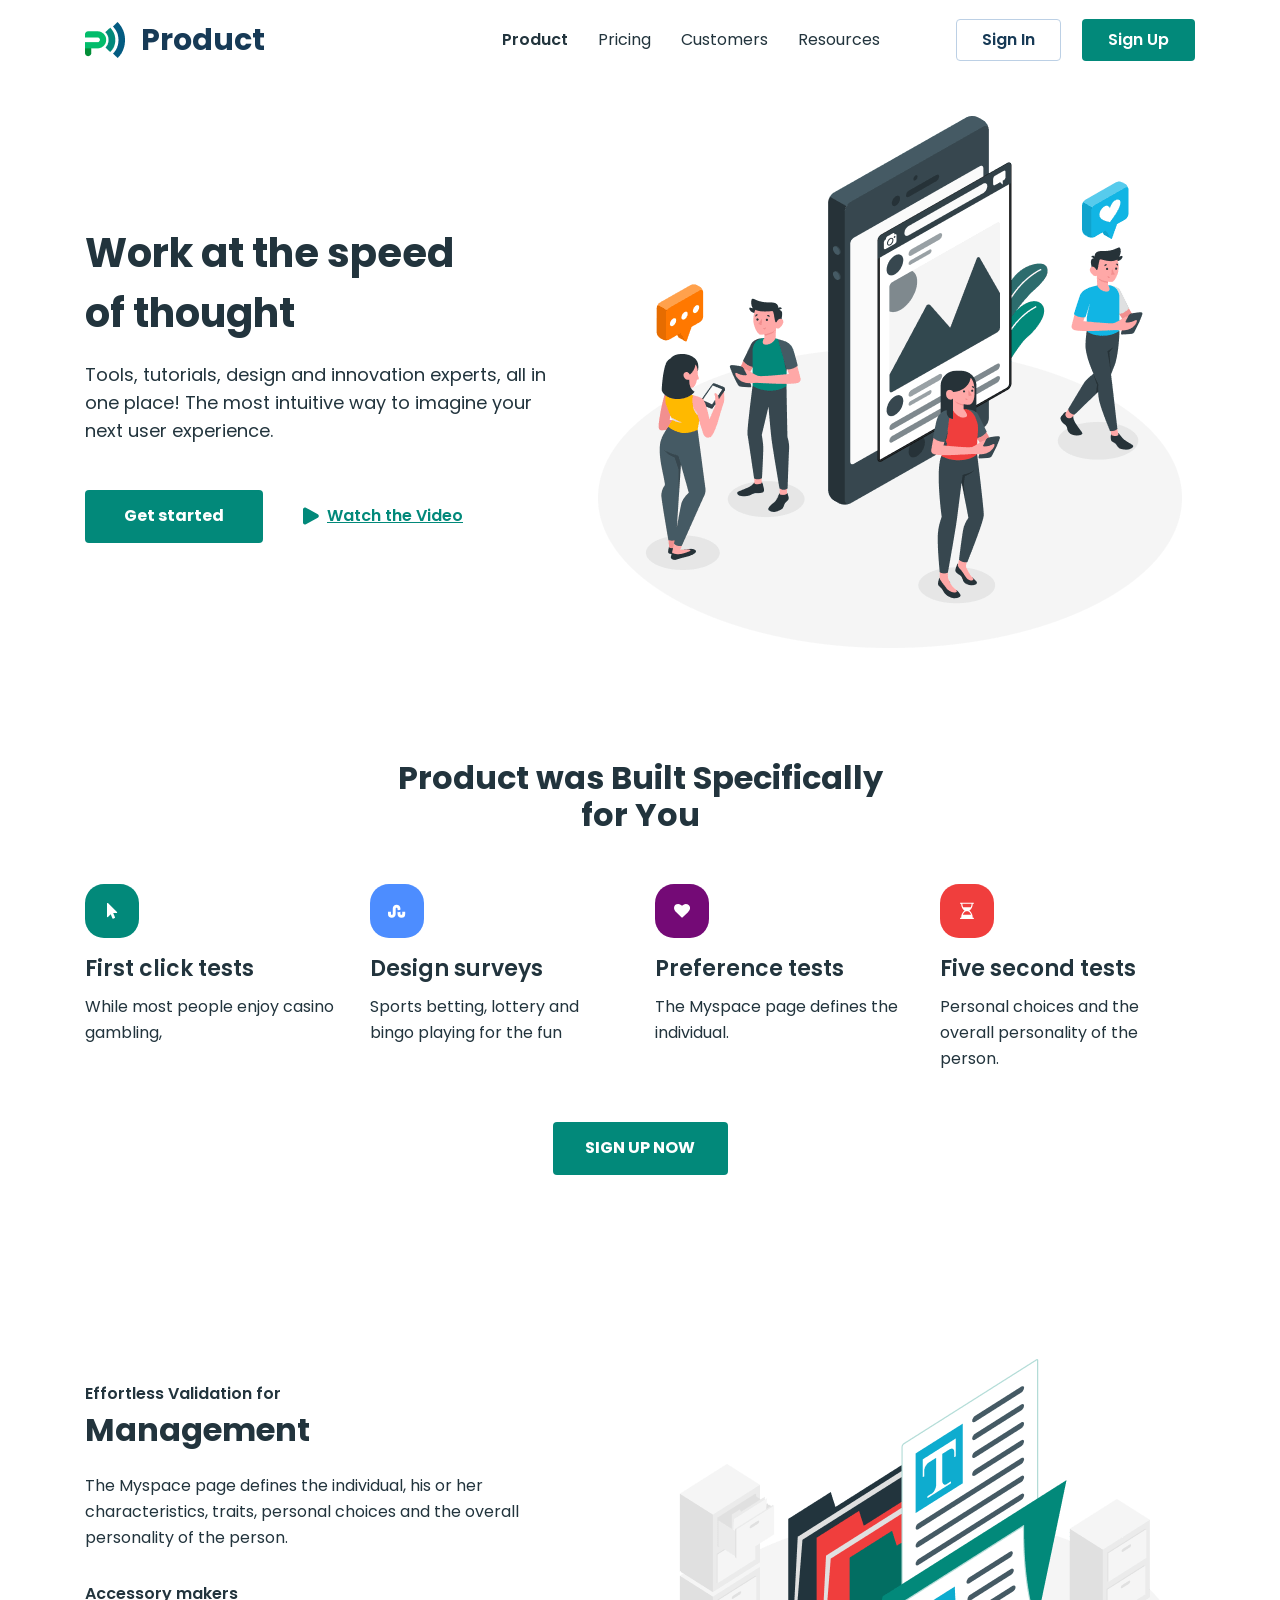
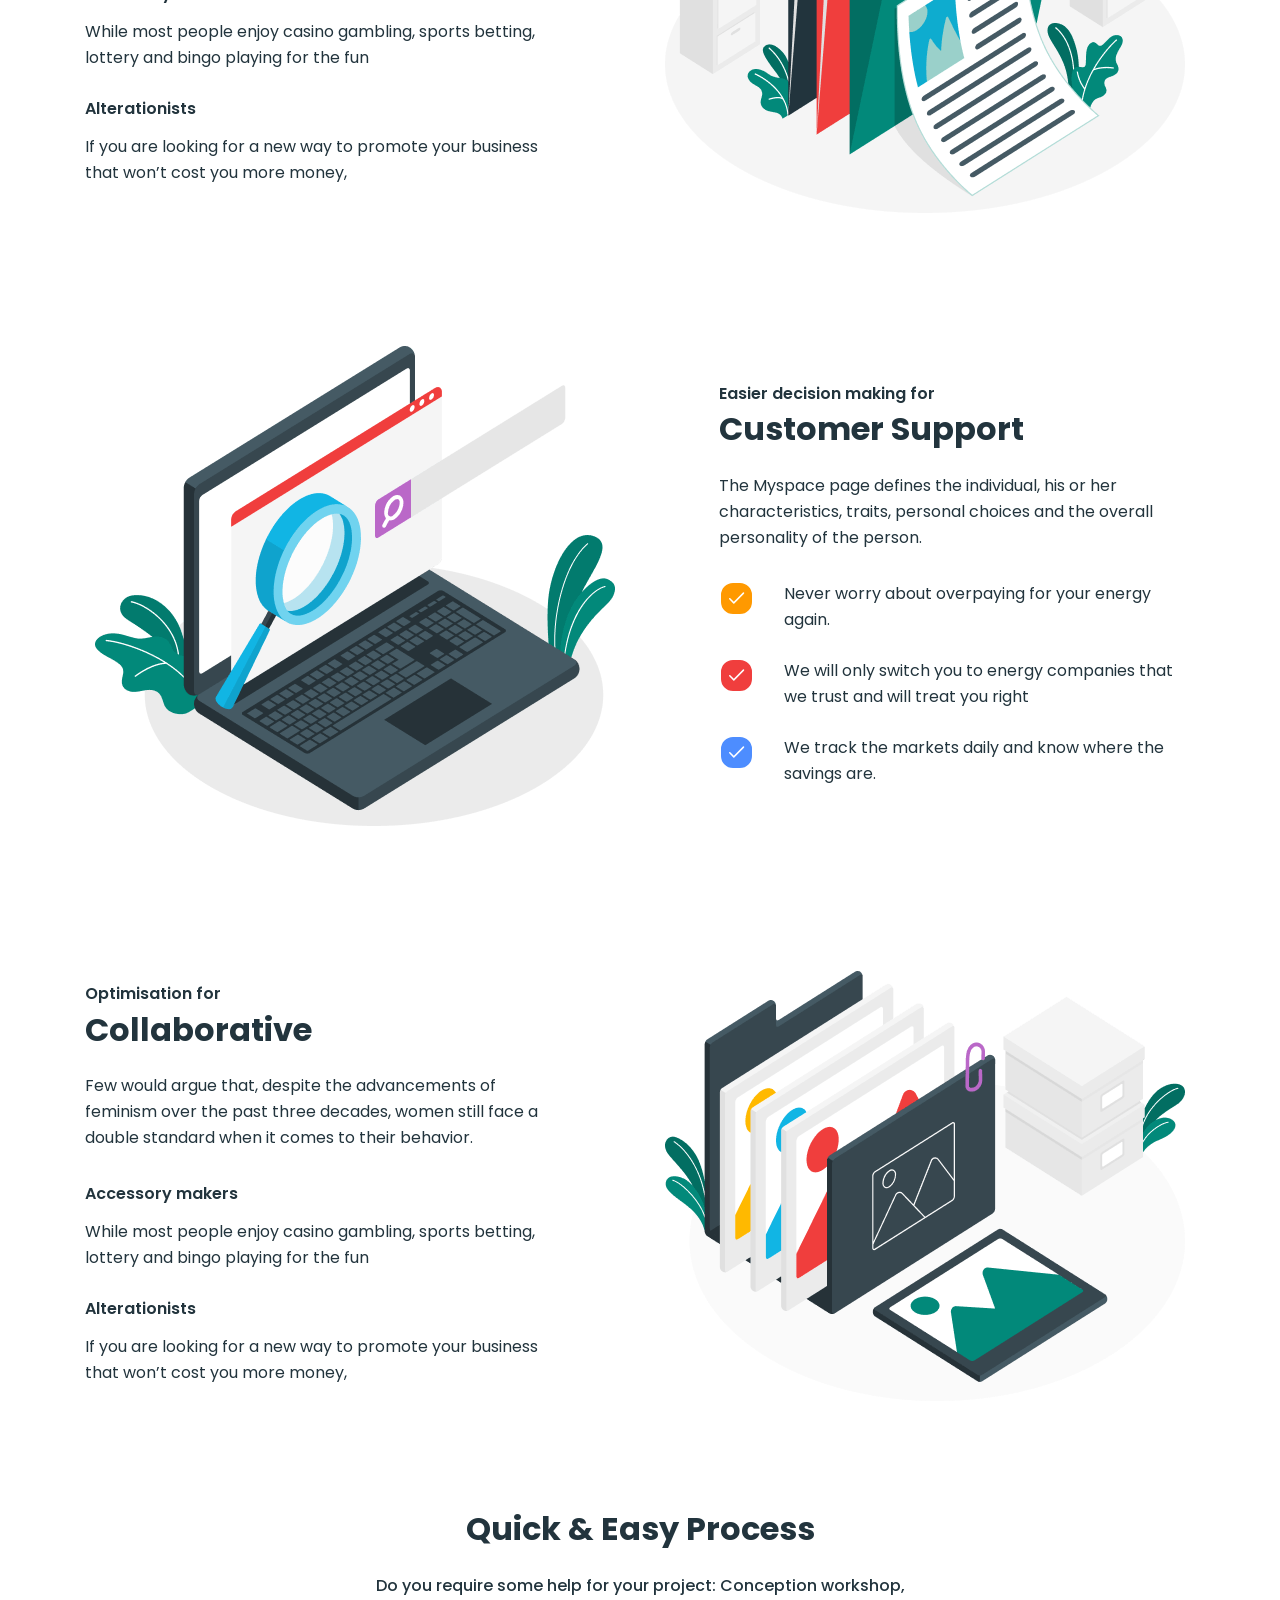
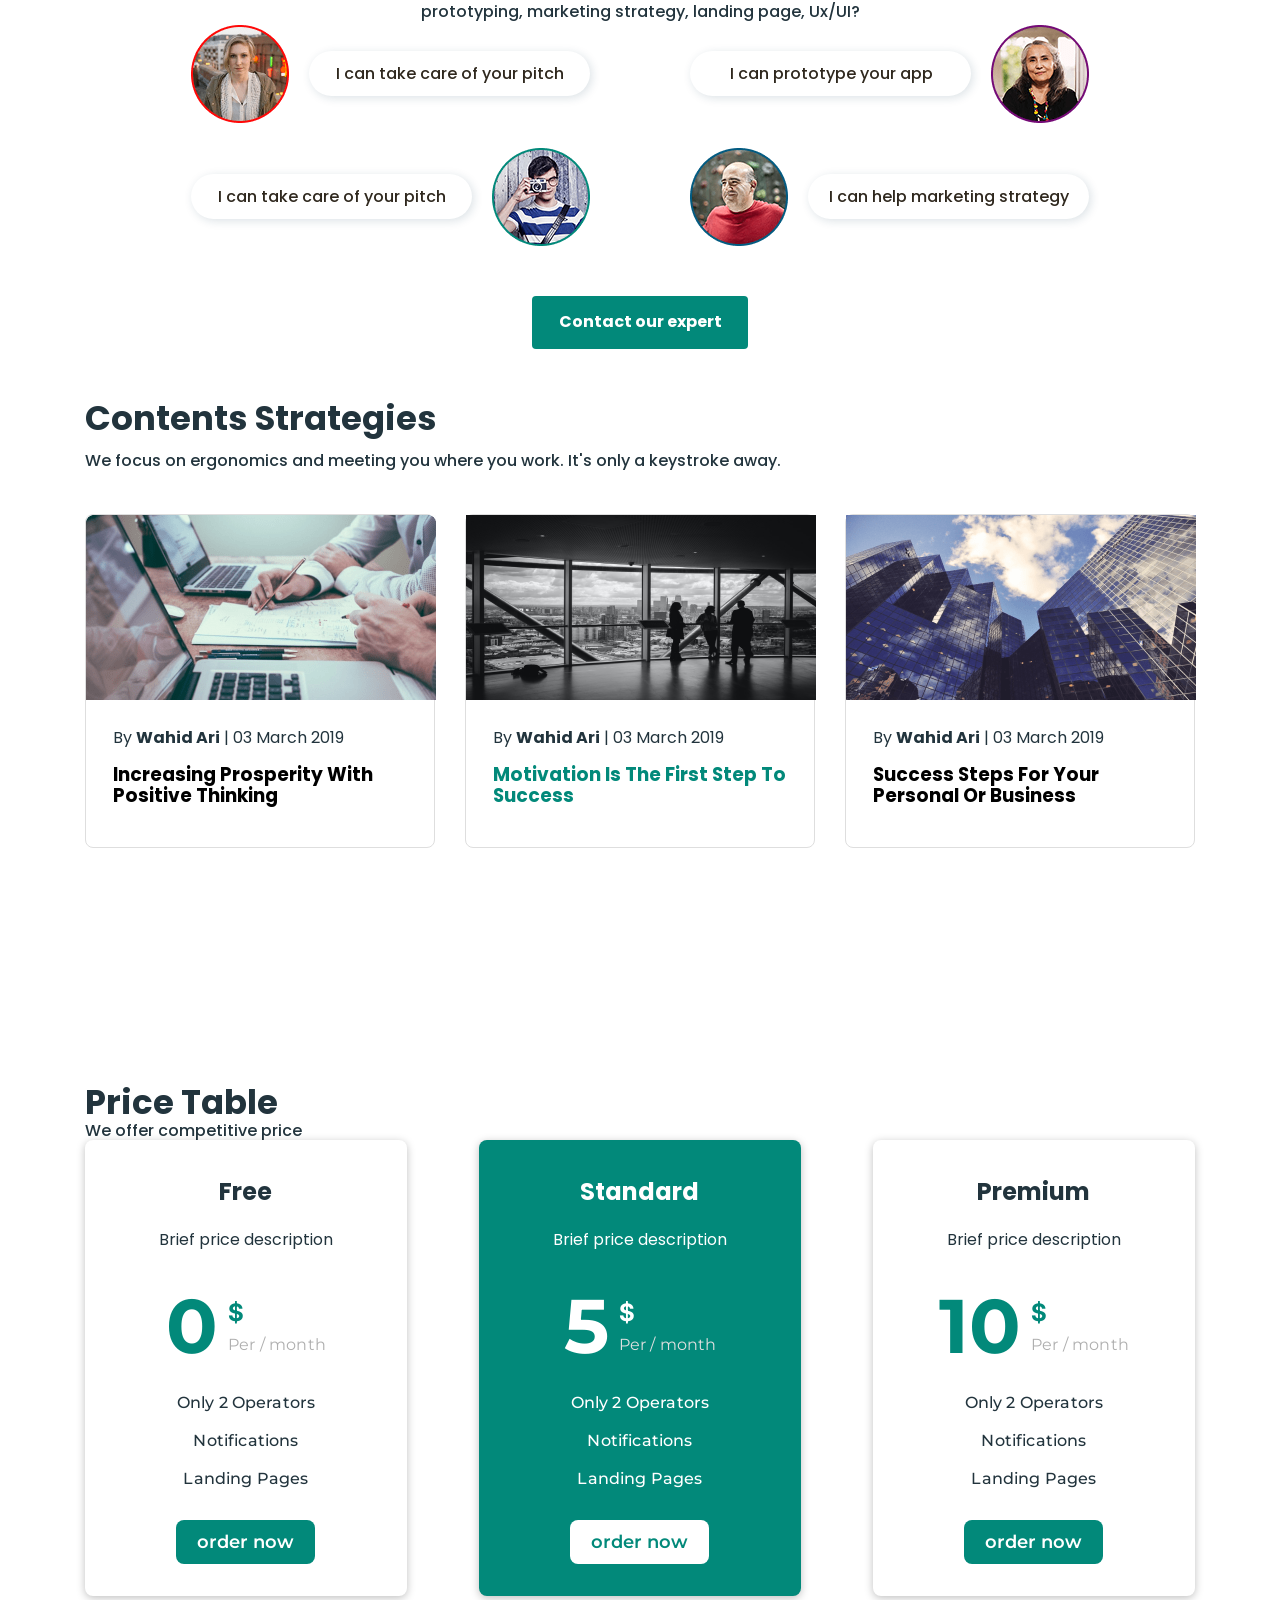
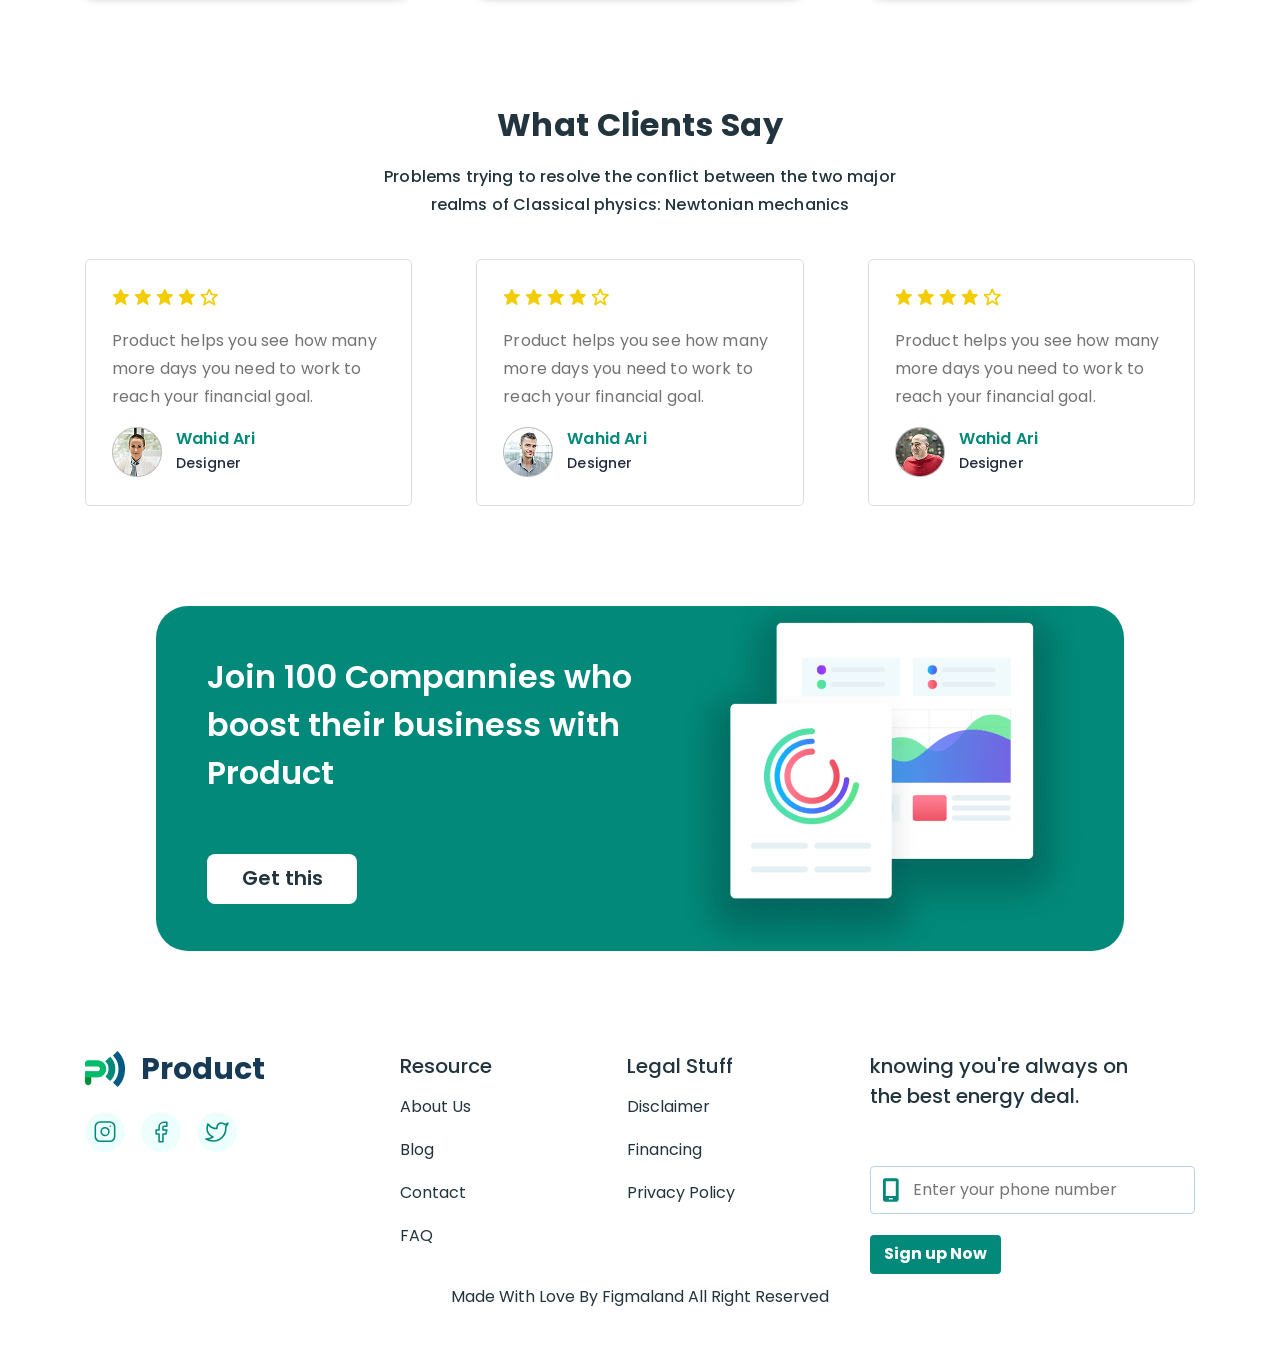
<file: index.html>
<!DOCTYPE html>
<html lang="en">

<head>
  <meta charset="UTF-8" />
  <meta name="viewport" content="width=device-width, initial-scale=1.0" />
  <title>Bissnes promotion</title>
  <!-- <link rel="preconnect" href="https://fonts.googleapis.com">
<link rel="preconnect" href="https://fonts.gstatic.com" crossorigin>
<link href="https://fonts.googleapis.com/css2?family=Inter:wght@100..900&family=Montserrat:wght@100..900&family=Poppins:wght@400;500;600;700;800;900&family=Roboto:wght@100..900&display=swap" rel="stylesheet"> -->
  <link rel="stylesheet" href="https://cdnjs.cloudflare.com/ajax/libs/modern-normalize/3.0.1/modern-normalize.min.css"
    integrity="sha512-q6WgHqiHlKyOqslT/lgBgodhd03Wp4BEqKeW6nNtlOY4quzyG3VoQKFrieaCeSnuVseNKRGpGeDU3qPmabCANg=="
    crossorigin="anonymous" referrerpolicy="no-referrer" />
  <link rel="preconnect" href="https://fonts.googleapis.com" />
  <link rel="preconnect" href="https://fonts.gstatic.com" crossorigin />
  <link
    href="https://fonts.googleapis.com/css2?family=Inter:opsz,wght@14..32,100..900&family=Montserrat:wght@100..900&family=Poppins:wght@400;500;600;700;800;900&family=Roboto:wght@100..900&display=swap"
    rel="stylesheet" />
  <link rel="stylesheet" href="./css/styles.css" />
</head>

<body>
  <!-- #region header -->
  <header class="main-header">
    <!-- (nav>(a>img)+ul>li*4>a)+ul>li*2>button -->
    <div class="container">
      <nav class="navigation">
        <a href="./index.html" class="nav-logo"><img src="./images/logo.png" alt="logo"
            class="nav-logo-img" />Product</a>
        <ul class="nav-list">
          <li class="nav-list-item">
            <a href="./index.html" class="nav-list-link current">Product</a>
          </li>
          <li class="nav-list-item">
            <a href="./pricing.html" class="nav-list-link">Pricing</a>
          </li>
          <li class="nav-list-item">
            <a href="./customers.html" class="nav-list-link">Customers</a>
          </li>
          <li class="nav-list-item">
            <a href="./resourses.html" class="nav-list-link">Resources</a>
          </li>
        </ul>
      </nav>
      <ul class="header-list-btn">
        <li class="header-item-btn">
          <button type="button" class="header-btn sign-in">Sign In</button>
        </li>
        <li class="header-item-btn">
          <button type="button" class="header-btn sign-up">Sign Up</button>
        </li>
      </ul>
    </div>
  </header>
  <!-- #endregion header-->
  <main>
    <!-- #region hero -->
    <section class="hero">
      <!-- h1+p+(ul>li*2>button)+img -->
      <div class="container">
        <div class="hero-wrap">
          <h1 class="hero-title">Work at the speed of thought</h1>
          <p class="hero-title-descr">
            Tools, tutorials, design and innovation experts, all in one place!
            The most intuitive way to imagine your next user experience.
          </p>
          <ul class="hero-list-btn">
            <li class="hero-list-item">
              <button type="button" class="hero-btn get-started">
                Get started
              </button>
            </li>
            <li class="hero-list-item">
              <button type="button" class="hero-btn watch-btn">
                <svg width="16" height="18" viewBox="0 0 16 18" class="hero-icon">
                  <use href="./images/icons.svg#icon-triangle" />
                </svg>
                Watch the Video
              </button>
            </li>
          </ul>
        </div>
        <img src="./images/hero.png" alt="peoples and gadges" width="610" />
      </div>
    </section>
    <!-- #endregion hero -->

    <!-- #region specially -->
    <section class="specifically">
      <!--  h2+(ul>li*4>h3+p)+button -->
      <div class="container">
        <h2 class="specifically-title">
          Product was Built Specifically for You
        </h2>
        <ul class="specifically-list">
          <li class="specifically-list-item">
            <div class="spec-wrap green">
              <svg width="11" height="18" viewBox="0 0 11 18" class="specifically-icon">
                <use href="./images/icons.svg#icon-cursor" />
              </svg>
            </div>
            <h3 class="specifically-item-title">First click tests</h3>
            <p class="specifically-item-descr">
              While most people enjoy casino gambling,
            </p>
          </li>
          <li class="specifically-list-item">
            <div class="spec-wrap blue">
              <svg width="18" height="18" viewBox="0 0 18 18" class="specifically-icon">
                <use href="./images/icons.svg#icon-wave" />
              </svg>
            </div>
            <h3 class="specifically-item-title">Design surveys</h3>
            <p class="specifically-item-descr">
              Sports betting, lottery and bingo playing for the fun
            </p>
          </li>
          <li class="specifically-list-item">
            <div class="spec-wrap fiolet">
              <svg width="16" height="18" viewBox="0 0 16 18" class="specifically-icon">
                <use href="./images/icons.svg#icon-heart" />
              </svg>
            </div>
            <h3 class="specifically-item-title">Preference tests</h3>
            <p class="specifically-item-descr">
              The Myspace page defines the individual.
            </p>
          </li>
          <li class="specifically-list-item">
            <div class="spec-wrap red">
              <svg width="14" height="18" viewBox="0 0 14 18" class="specifically-icon">
                <use href="./images/icons.svg#icon-clock" />
              </svg>
            </div>
            <h3 class="specifically-item-title">Five second tests</h3>
            <p class="specifically-item-descr">
              Personal choices and the overall personality of the person.
            </p>
          </li>
        </ul>
        <button type="button" class="specifically-btn">Sign up now</button>
      </div>
    </section>
    <!-- #endregion specially-->

    <!-- #region management -->
    <section class="management">
      <div class="container">
        <div class="managament-main-text">
          <p class="management-subtitle">Effortless Validation for</p>
          <h2 class="management-title">Management</h2>
          <p class="management-title-descr">
            The Myspace page defines the individual, his or her
            characteristics, traits, personal choices and the overall
            personality of the person.
          </p>
          <ul class="management-list">
            <li class="management-list-item">
              <h3 class="management-item-title">Accessory makers</h3>
              <p class="management-item-subtitle">
                While most people enjoy casino gambling, sports betting,
                lottery and bingo playing for the fun
              </p>
            </li>
            <li class="management-list-item">
              <h3 class="management-item-title">Alterationists</h3>
              <p class="management-item-subtitle">
                If you are looking for a new way to promote your business that
                won’t cost you more money,
              </p>
            </li>
          </ul>
        </div>
        <img src="./images/management.png" alt="management" />
      </div>
    </section>
    <!-- #endregion management-->

    <!-- #region Customer -->

    <section class="customer">
      <div class="container customer-wrap">
        <div class="customer-main-text">
          <p class="customer-subtitle">Easier decision making for</p>
          <h2 class="customer-title">Customer Support</h2>
          <p class="customer-title-descr">
            The Myspace page defines the individual, his or her
            characteristics, traits, personal choices and the overall
            personality of the person.
          </p>
          <ul class="customer-list">
            <li class="customer-list-item">
              <div class="customer-item-wrap orange-wrap">
                <svg width="16" height="12" class="customer-item-icon">
                  <use href="./images/icons.svg#icon-tick" />
                </svg>
              </div>
              <p class="customer-item-descr">
                Never worry about overpaying for your energy again.
              </p>
            </li>
            <li class="customer-list-item">
              <div class="customer-item-wrap red-wrap">
                <svg width="16" height="12" class="customer-item-icon">
                  <use href="./images/icons.svg#icon-tick" />
                </svg>
              </div>
              <p class="customer-item-descr">
                We will only switch you to energy companies that we trust and
                will treat you right
              </p>
            </li>
            <li class="customer-list-item">
              <div class="customer-item-wrap blue-wrap">
                <svg width="16" height="12" class="customer-item-icon">
                  <use href="./images/icons.svg#icon-tick" />
                </svg>
              </div>
              <p class="customer-item-descr">
                We track the markets daily and know where the savings are.
              </p>
            </li>
          </ul>
        </div>
        <img src="./images/support.png" alt="support" width="540" />
      </div>
    </section>
    <!-- #endregion Customer-->

    <!-- #region collaboration   -->
    <!-- #region Collaborative -->
    <section class="collaborative">
      <div class="container collaborative-wrap">
        <div class="collaborative-main-text">
          <p class="collaborative-subtitle">Optimisation for</p>
          <h2 class="collaborative-title">Collaborative</h2>
          <p class="collaborative-title-descr">
            Few would argue that, despite the advancements of feminism over
            the past three decades, women still face a double standard when it
            comes to their behavior.
          </p>
          <ul class="collaborative-list">
            <li class="collaborative-list-item">
              <h3 class="collaborative-item-title">Accessory makers</h3>
              <p class="collaborative-item-descr">
                While most people enjoy casino gambling, sports betting,
                lottery and bingo playing for the fun
              </p>
            </li>
            <li class="collaborative-list-item">
              <h3 class="collaborative-item-title">Alterationists</h3>
              <p class="collaborative-item-descr">
                If you are looking for a new way to promote your business that
                won’t cost you more money,
              </p>
            </li>
          </ul>
        </div>
        <img src="./images/collaboration.png" alt="Collaborative" />
      </div>
    </section>

    <!-- #endregion collaboration  -->
    <!-- #region process  -->
    <section class="process">
      <div class="container">
        <h2 class="process-title">Quick & Easy Process</h2>
        <p class="process-title-descr">
          Do you require some help for your project: Conception workshop,
          prototyping, marketing strategy, landing page, Ux/UI?
        </p>
        <ul class="process-list">
          <li class="process-list-item">
            <img src="./images/girl.png" alt="worker-one" width="98" />
            <p class="process-item-descr">I can take care of your pitch</p>
          </li>
          <li class="process-list-item">
            <img src="./images/woman.png" alt="worker-two" width="98" />
            <p class="process-item-descr">I can prototype your app</p>
          </li>
          <li class="process-list-item">
            <img src="./images/boy.png" alt="worker-tree" width="98" />
            <p class="process-item-descr">I can take care of your pitch</p>
          </li>
          <li class="process-list-item">
            <img src="./images/man.png" alt="worker-four" width="98" />
            <p class="process-item-descr">I can help marketing strategy</p>
          </li>
        </ul>
        <button type="button" class="process-btn">Contact our expert</button>
      </div>
    </section>
    <!-- #endregion process -->
    <!-- #region Contents Strategies -->
    <section class="strategy">
      <div class="container">
        <h2 class="strategy-title">Contents Strategies</h2>
        <p class="strategy-title-descr">
          We focus on ergonomics and meeting you where you work. It's only a
          keystroke away.
        </p>
        <ul class="strategy-list">
          <li class="strategy-list-item">
            <a href=""><img src="./images/hands.png" alt="hands" /></a>
            <div class="strategy-item-author">
              <p class="strategy-author">
                By <span class="author">Wahid Ari</span> | 03 March 2019
              </p>
              <h3 class="strategy-item-descr">
                Increasing Prosperity With Positive Thinking
              </h3>
            </div>
          </li>
          <li class="strategy-list-item">
            <a href=""><img src="./images/peoples.png" alt="peoples" /></a>
            <div class="strategy-item-author">
              <p class="strategy-author">
                By <span class="author">Wahid Ari</span> | 03 March 2019
              </p>
              <h3 class="strategy-item-descr mind">
                Motivation Is The First Step To Success
              </h3>
            </div>
          </li>
          <li class="strategy-list-item">
            <a href=""><img src="./images/build.png" alt="building" /></a>
            <div class="strategy-item-author">
              <p class="strategy-author">
                By <span class="author">Wahid Ari</span> | 03 March 2019
              </p>
              <h3 class="strategy-item-descr">
                Success Steps For Your Personal Or Business
              </h3>
            </div>
          </li>
        </ul>
      </div>
    </section>
    <!-- #endregion QContents Strategies -->
    <!-- #region price -->
    <section class="price">
      <div class="container">
        <h2 class="price-title">Price Table</h2>
        <p class="price-title-descr">We offer competitive price</p>
        <ul class="price-list">
          <li class="price-list-item">
            <h3 class="price-item-title">Free</h3>
            <p class="price-item-descr">Brief price description</p>
            <div class="item-price">
              <p class="card-price">0</p>
              <div class="card-tarif">
                <p class="card-price-valute">$</p>
                <p class="card-price-period">Per / month</p>
              </div>
            </div>
            <ul class="operations-list">
              <li class="operations-list-item">Only 2 Operators</li>
              <li class="operations-list-item">Notifications</li>
              <li class="operations-list-item">Landing Pages</li>
            </ul>
            <button type="button" class="price-item-btn">order now</button>
          </li>
          <li class="price-list-item">
            <h3 class="price-item-title">Standard</h3>
            <p class="price-item-descr">Brief price description</p>
            <div class="item-price">
              <p class="card-price">5</p>
              <div class="card-tarif">
                <p class="card-price-valute">$</p>
                <p class="card-price-period">Per / month</p>
              </div>
            </div>
            <ul class="operations-list">
              <li class="operations-list-item">Only 2 Operators</li>
              <li class="operations-list-item">Notifications</li>
              <li class="operations-list-item">Landing Pages</li>
            </ul>
            <button type="button" class="price-item-btn">order now</button>
          </li>
          <li class="price-list-item">
            <h3 class="price-item-title">Premium</h3>
            <p class="price-item-descr">Brief price description</p>
            <div class="item-price">
              <p class="card-price">10</p>
              <div class="card-tarif">
                <p class="card-price-valute">$</p>
                <p class="card-price-period">Per / month</p>
              </div>
            </div>
            <ul class="operations-list">
              <li class="operations-list-item">Only 2 Operators</li>
              <li class="operations-list-item">Notifications</li>
              <li class="operations-list-item">Landing Pages</li>
            </ul>
            <button type="button" class="price-item-btn">order now</button>
          </li>
        </ul>
      </div>
    </section>
    <!-- #endregion price-->
    <!-- #region clients -->
    <section class="clients">
      <div class="container">
        <h2 class="clients-title">What Clients Say</h2>
        <p class="clients-title-descr">
          Problems trying to resolve the conflict between the two major realms
          of Classical physics: Newtonian mechanics
        </p>
        <ul class="clients-list">
          <li class="clients-item">
            <ul class="clients-list-stars">
              <li class="clienta-item-stars">
                <svg width="18" height="18">
                  <use href="./images/icons.svg#icon-star-fill" />
                </svg>
              </li>
              <li class="clienta-item-stars">
                <svg width="18" height="18">
                  <use href="./images/icons.svg#icon-star-fill" />
                </svg>
              </li>
              <li class="clienta-item-stars">
                <svg width="18" height="18">
                  <use href="./images/icons.svg#icon-star-fill" />
                </svg>
              </li>
              <li class="clienta-item-stars">
                <svg width="18" height="18">
                  <use href="./images/icons.svg#icon-star-fill" />
                </svg>
              </li>
              <li class="clienta-item-stars">
                <svg width="18" height="18">
                  <use href="./images/icons.svg#icon-star-stroke" />
                </svg>
              </li>
            </ul>
            <p class="clients-item-descr">
              Product helps you see how many more days you need to work to
              reach your financial goal.
            </p>
            <div class="clients-item-wrap">
              <img src="./images/girl-client.jpg" alt="girl" />
              <div class="clients-item-text">
                <h3 class="clients-item-name">Wahid Ari</h3>
                <p class="clins-item-prof">Designer</p>
              </div>
            </div>
          </li>
          <li class="clients-item">
            <ul class="clients-list-stars">
              <li class="clienta-item-stars">
                <svg width="18" height="18">
                  <use href="./images/icons.svg#icon-star-fill" />
                </svg>
              </li>
              <li class="clienta-item-stars">
                <svg width="18" height="18">
                  <use href="./images/icons.svg#icon-star-fill" />
                </svg>
              </li>
              <li class="clienta-item-stars">
                <svg width="18" height="18">
                  <use href="./images/icons.svg#icon-star-fill" />
                </svg>
              </li>
              <li class="clienta-item-stars">
                <svg width="18" height="18">
                  <use href="./images/icons.svg#icon-star-fill" />
                </svg>
              </li>
              <li class="clienta-item-stars">
                <svg width="18" height="18">
                  <use href="./images/icons.svg#icon-star-stroke" />
                </svg>
              </li>
            </ul>
            <p class="clients-item-descr">
              Product helps you see how many more days you need to work to
              reach your financial goal.
            </p>
            <div class="clients-item-wrap">
              <img src="./images/boy-client.png" alt="boy" />
              <div class="clients-item-text">
                <h3 class="clients-item-name">Wahid Ari</h3>
                <p class="clins-item-prof">Designer</p>
              </div>
            </div>
          </li>
          <li class="clients-item">
            <ul class="clients-list-stars">
              <li class="clienta-item-stars">
                <svg width="18" height="18">
                  <use href="./images/icons.svg#icon-star-fill" />
                </svg>
              </li>
              <li class="clienta-item-stars">
                <svg width="18" height="18">
                  <use href="./images/icons.svg#icon-star-fill" />
                </svg>
              </li>
              <li class="clienta-item-stars">
                <svg width="18" height="18">
                  <use href="./images/icons.svg#icon-star-fill" />
                </svg>
              </li>
              <li class="clienta-item-stars">
                <svg width="18" height="18">
                  <use href="./images/icons.svg#icon-star-fill" />
                </svg>
              </li>
              <li class="clienta-item-stars">
                <svg width="18" height="18">
                  <use href="./images/icons.svg#icon-star-stroke" />
                </svg>
              </li>
            </ul>
            <p class="clients-item-descr">
              Product helps you see how many more days you need to work to
              reach your financial goal.
            </p>
            <div class="clients-item-wrap">
              <img src="./images/man-client.png" alt="man" />
              <div class="clients-item-text">
                <h3 class="clients-item-name">Wahid Ari</h3>
                <p class="clins-item-prof">Designer</p>
              </div>
            </div>
          </li>
        </ul>
      </div>
    </section>
    <!-- #endregion clients -->

    <!-- #region promo -->
    <section class="promo">
      <div class="container">
        <div class="promo-wrap">
          <h2 hidden>Promo</h2>
          <p class="promo-descr">
            Join 100 Compannies who boost their business with Product
          </p>
          <button type="button" class="promo-btn">Get this</button>
        </div>
        <img src="./images/promo.png" alt="promo" />
      </div>
    </section>
    <!-- #endregion promo-->
  </main>
  <!-- #region footer -->

  <footer class="footer">
    <div class="container">
      <div class="footer-container">
        <a href="./index.html" class="footer-logo"><img src="./images/logo.png" alt="logo" />Product</a>
        <ul class="footer-social-list">
          <li class="footer-social-item">
            <a href="" class="footer-social-link"><svg width="24" height="24" class="footer-social-icon">
                <use href="./images/icons.svg#icon-instagram" />
              </svg></a>
          </li>
          <li class="footer-social-item">
            <a href="" class="footer-social-link"><svg width="24" height="24" class="footer-social-icon">
                <use href="./images/icons.svg#icon-facebook" />
              </svg></a>
          </li>
          <li class="footer-social-item">
            <a href="" class="footer-social-link"><svg width="24" height="24" class="footer-social-icon">
                <use href="./images/icons.svg#icon-twitter" />
              </svg></a>
          </li>
        </ul>
      </div>
      <div class="footer-container">
        <p class="footer-resourses">Resource</p>
        <ul class="footer-resourses-list">
          <li class="footer-resourses-item">
            <a href="" class="footer-resourses-link">About Us</a>
          </li>
          <li class="footer-resourses-item">
            <a href="" class="footer-resourses-link"> Blog </a>
          </li>
          <li class="footer-resourses-item">
            <a href="" class="footer-resourses-link">Contact</a>
          </li>
          <li class="footer-resourses-item">
            <a href="" class="footer-resourses-link">FAQ</a>
          </li>
        </ul>
      </div>
      <div class="footer-container">
        <p class="footer-stuff">Legal Stuff</p>
        <ul class="footer-stuff-list">
          <li class="footer-stuff-item">
            <a href="" class="footer-stuff-link">Disclaimer</a>
          </li>
          <li class="footer-stuff-item">
            <a href="" class="footer-stuff-link">Financing</a>
          </li>
          <li class="footer-stuff-item">
            <a href="" class="footer-stuff-link">Privacy Policy</a>
          </li>
        </ul>
      </div>
      <div class="footer-container">
        <p class="footer-form-title">
          knowing you're always on the best energy deal.
        </p>
        <form class="footer-form">
          <label for="user-tel"></label>
          <div class="footer-form-wrap">
            <input type="tel" id="user-tel" name="tel" placeholder="Enter your phone number"
              class="footer-form-input" />
            <svg width="18" height="28" viewBox="0 0 18 28" class="footer-icon">
              <use href="./images/icons.svg#icon-mobile-screen" />
            </svg>
          </div>
          <button type="submit" class="footer-btn">Sign up Now</button>
        </form>
      </div>
    </div>
    <p class="footer-text-end">
      Made With Love By Figmaland All Right Reserved
    </p>
  </footer>
  <!-- #endregion footer -->
</body>

</html>
</file>
<file: css/styles.css>
/* #region base */
body {
    font-family: "Poppins",
        sans-serif;
}

a {
    text-decoration: none;
}

ul,
ol {
    list-style-type: none;
    margin: 0;
    padding-left: 0;
}

h1,
h2,
h3,
h4,
h5,
h6,
p {
    margin: 0;
}

button {
    cursor: pointer;
    padding: 0;
    border: none;
}

img {
    display: block;
}

.container {
    width: 1150px;
    padding: 0 20px;
    margin: 0 auto;
}

/* #endregion base*/

/* #region header */

.main-header .container {
    display: flex;
    justify-content: space-between;
    align-items: center;
}

.navigation {
    display: flex;
    gap: 237px;
}

.nav-logo {
    font-weight: 700;
    font-size: 30px;
    align-items: center;
    /* line-height: 28px; */
    line-height: 0.93333;
    color: #173a56;
    display: flex;
    gap: 16px;
}

.nav-logo-img {}

.nav-list {
    display: flex;
    gap: 30px;
}

.nav-list-item {}

.nav-list-link {
    font-weight: 400;
    font-size: 16px;
    padding: 26px 0;
    display: block;
    /* line-height: 28px; */
    line-height: 1.75;
    color: #22343d;
}

.current {
    font-weight: 600;
}

.header-list-btn {
    display: flex;
    gap: 21px;
}

.header-item-btn {}

.header-btn {
    border-radius: 4px;
    font-weight: 600;
    font-size: 16px;

}

.sign-in {
    border: 1px solid #bcd0e5;
    width: 105px;
    height: 42px;
    color: #173a56;
    background-color: #fff;
}

.sign-up {
    width: 113px;
    height: 42px;
    background: #02897a;
    color: #fff;
}

/* #endregion header*/

/* #region hero */
.hero {
    padding: 25px 0 50px;
}

.hero .container {
    display: flex;
    align-items: center;
    gap: 35px;
}

.hero-title {
    font-weight: 700;
    font-size: 40px;
    max-width: 385px;
    /* line-height: 60px; */
    line-height: 1.5;
    color: #22343d;
    margin-bottom: 18px;
}

.hero-title-descr {
    font-weight: 400;
    font-size: 18px;
    /* line-height: 28px; */
    line-height: 1.55556;
    color: #22343d;
    margin-bottom: 45px;
}

.hero-list-btn {
    display: flex;
    align-items: center;
    gap: 30px;
}

.hero-list-item {}

.hero-btn {
    border-radius: 4px;
    font-size: 16px;
}

.get-started {
    background: #02897a;
    color: #fff;
    font-weight: 700;
    width: 178px;
    height: 53px;
}

.watch-btn {
    background: transparent;
    width: 180px;
    height: 53px;
    font-weight: 600;
    text-decoration: underline;
    text-decoration-skip-ink: none;
    color: #02897a;
    display: flex;
    align-items: center;
    justify-content: center;
    gap: 8px;
    transition: background-color 250ms cubic-bezier(0.4, 0, 0.2, 1), color 250ms cubic-bezier(0.4, 0, 0.2, 1);
}

.hero-icon {
    border-radius: 2px;
    fill: #02897a;
    transition: fill 250ms cubic-bezier(0.4, 0, 0.2, 1)
}

.watch-btn:hover,
.watch-btn:focus {
    background-color: #02897a;
    color: #fff;
    transform: scale(1.15);
}

.watch-btn:hover .hero-icon,
.watch-btn:focus .hero-icon {
    fill: #fff;
}

/* #endregion hero*/

/* #region specifically */
.specifically {
    padding: 50px 0 70px;
}

.container {}

.specifically-title {
    font-weight: 700;
    font-size: 32px;
    text-align: center;
    color: #22343d;
    max-width: 530px;
    margin: 0 auto 50px;
    margin-bottom: 50px;
}

.specifically-list {
    display: flex;
    gap: 30px;
    margin-bottom: 50px;
}

.specifically-list-item {
    width: calc((100% - 90px) / 4);
}

.spec-wrap {
    margin-bottom: 18px;
    border-radius: 19px;
    width: 54px;
    height: 54px;
    display: flex;
    align-items: center;
    justify-content: center;
}

.green {
    background: #02897a;
}

.blue {
    background: #4d8dff;
}

.fiolet {
    background: #740a76;
}

.red {
    background: #f03e3d;
}

.specifically-icon {
    fill: #fff;
}

.specifically-item-title {
    font-weight: 600;
    font-size: 22px;
    color: #22343d;
    margin-bottom: 13px;
}

.specifically-item-descr {
    font-weight: 400;
    font-size: 16px;

    /* line-height: 26px; */
    line-height: 1.625;
    color: #22343d;
}


.specifically-btn {
    border-radius: 4px;
    width: 175px;
    height: 53px;
    background: #02897a;
    font-weight: 700;
    font-size: 16px;
    color: #fff;
    text-transform: uppercase;
    margin: 0 auto;
    display: block;
}

/* #endregion specifically */
/* #region managament */
.management {
    padding-top: 91px;
    padding-bottom: 50px;
}

.management .container {
    display: flex;
    align-items: center;
    gap: 84px;
}

.managament-main-text {}

.management-subtitle {
    margin-bottom: 8px;
    font-weight: 600;
    font-size: 16px;
    color: #22343d;
}

.management-title {
    margin-bottom: 25px;
    font-weight: 700;
    font-size: 32px;
    color: #22343d;
}

.management-title-descr {
    font-weight: 400;
    font-size: 16px;
    margin-bottom: 30px;
    /* line-height: 26px; */
    line-height: 1.625;
    color: #22343d;
}

.management-list {}

.management-list-item {}

.management-item-title {
    font-weight: 600;
    font-size: 16px;
    margin-bottom: 12px;
    /* line-height: 26px; */
    line-height: 1.625;
    color: #22343d;
}

.management-item-subtitle {
    font-weight: 400;
    font-size: 16px;

    /* line-height: 26px; */
    line-height: 1.625;
    color: #22343d;
}

.management-list-item:not(:last-child) {
    margin-bottom: 25px;

}

/* #endregion managament*/
/* #region customer */

.customer {
    padding: 50px 0;
}

.customer-wrap {
    display: flex;
    flex-direction: row-reverse;
    align-items: center;
    gap: 94px;
}

.customer-main-text {}

.customer-subtitle {
    font-weight: 600;
    font-size: 16px;
    color: #22343d;
    margin-bottom: 8px;
}

.customer-title {
    font-weight: 700;
    font-size: 32px;
    color: #22343d;
    margin-bottom: 25px;
}

.customer-title-descr {
    font-weight: 400;
    font-size: 16px;
    margin-bottom: 30px;
    /* line-height: 26px; */
    line-height: 1.625;
    color: #22343d;
}

.customer-list {}

.customer-list-item {
    display: flex;
    gap: 30px;
}

.customer-list-item:not(:last-child) {
    margin-bottom: 25px;
}

.customer-item-wrap {
    width: 35px;
    height: 35px;
    border: 2.92px solid #fff;
    border-radius: 14px;
    flex-shrink: 0;
    display: flex;
    justify-content: center;
    align-items: center;
}

.orange-wrap {
    background-color: #FF9900;
}

.red-wrap {
    background-color: #F03E3D;
}

.blue-wrap {
    background-color: #4D8DFF;
}

.customer-item-icon {
    fill: #fff;
}

.customer-item-descr {
    font-weight: 400;
    font-size: 16px;

    /* line-height: 26px; */
    line-height: 1.625;
    color: #22343d;
}

/* #endregion customer*/

/* #region collaborative */
.collaborative {
    padding: 50px 0 75px;
}

.collaborative-wrap {
    display: flex;
    align-items: center;
    gap: 84px;
}

.collaborative-main-text {}

.collaborative-subtitle {
    font-weight: 600;
    font-size: 16px;
    color: #22343d;
    margin-bottom: 8px;
}

.collaborative-title {
    font-weight: 700;
    font-size: 32px;
    color: #22343d;
    margin-bottom: 25px;
}

.collaborative-title-descr {
    font-weight: 400;
    font-size: 16px;

    /* line-height: 26px; */
    line-height: 1.625;
    color: #22343d;
    margin-bottom: 30px;
}

.collaborative-list {}

.collaborative-list-item:not(:last-child) {
    margin-bottom: 25px;
}

.collaborative-item-title {
    font-weight: 600;
    font-size: 16px;

    /* line-height: 26px; */
    line-height: 1.625;
    color: #22343d;
    margin-bottom: 12px;
}

.collaborative-item-descr {
    font-weight: 400;
    font-size: 16px;

    /* line-height: 26px; */
    line-height: 1.625;
    color: #22343d;
}


/* #endregion collaborative*/
/* #region process */



.process-title {
    font-weight: 700;
    font-size: 32px;
    text-align: center;
    color: #22343d;
    margin-bottom: 25px;
}

.process-title-descr {
    font-weight: 500;
    font-size: 16px;
    margin-bottom: 40px;
    /* line-height: 26px; */
    line-height: 1.625;
    text-align: center;
    color: #22343d;
    max-width: 542px;
    margin: 0 auto;
}

.process-list {
    display: flex;
    flex-wrap: wrap;
    gap: 25px 100px;
    justify-content: center;
    margin-bottom: 50px;
}

.process-list-item {
    display: flex;
    align-items: center;
    gap: 20px;
}

.process-list-item:nth-child(2),
.process-list-item:nth-child(3) {
    flex-direction: row-reverse;
}

.process-item-descr {
    font-weight: 500;
    font-size: 16px;
    text-align: center;
    color: #2f281e;
    width: 281px;
    fill: #fff;
    box-shadow: 2px 2px 10px 0 rgba(23, 58, 86, 0.15);
    border-radius: 25px;
    padding: 14px 19px 12px 20px;
}

.process-btn {
    font-weight: 700;
    font-size: 16px;
    color: #fff;
    width: 216px;
    height: 53px;
    border-radius: 4px;
    background: #02897a;
    display: block;
    margin: 0 auto;
    transition: background-color 250ms cubic-bezier(0.4, 0, 0.2, 1), color 250ms cubic-bezier(0.4, 0, 0.2, 1);
}

.process-btn:hover,
.process-btn:focus {
    background-color: #336666;
}

/* #endregion process*/
/* #region strategy*/

.strategy {
    padding: 50px 0 150px;
}

.container {}

.strategy-title {
    font-weight: 700;
    font-size: 34px;
    color: #22343d;
    margin-bottom: 10px;
}

.strategy-title-descr {
    font-weight: 500;
    font-size: 16px;

    /* line-height: 26px; */
    line-height: 1.625;
    color: #22343d;
    margin-bottom: 40px;
}

.strategy-list {
    display: flex;
    gap: 30px;
}

.strategy-list-item {
    border-radius: 8px;
    width: calc((100% - 60px) / 3);
    border: 1px solid #dedede;
}

.strategy-item-author {
    padding: 24px 27px 40px;
}

.strategy-author {
    font-weight: 400;
    font-size: 16px;

    /* line-height: 28px; */
    line-height: 1.75;
    color: #22343d;
    margin-bottom: 12px;
}

.mind {
    color: #02897a;
}

.author {
    font-weight: 700;
}

.strategy-item-descr {}

/* #endregion strategy*/
/* #region price */

.price {
    padding: 85px 0 50px;
}

.container {}

.price-title {
    font-weight: 700;
    font-size: 34px;
    color: #22343d;
}

.price-title-descr {
    font-weight: 500;
    font-size: 16px;
    color: #22343d;
}

.price-list {
    display: flex;
    gap: 72px;
}

.price-list-item {
    text-align: center;
    width: calc((100% - 144px) / 3);
    padding: 32px 0;
    border-radius: 8px;
    box-shadow: 0 2px 8px 0 rgba(0, 0, 0, 0.25);
    background: #fff;
    color: #22343d;

}


.price-item-title {
    font-weight: 700;
    font-size: 24px;
    margin-bottom: 8px;
    /* line-height: 40px; */
    line-height: 1.66667;

}

.price-item-descr {
    font-weight: 400;
    font-size: 16px;
    margin-bottom: 16px;
    /* line-height: 40px; */
    line-height: 2.5;

}

.item-price {
    display: flex;
    align-items: center;
    gap: 10px;
    justify-content: center;
    margin-bottom: 16px;
}

.card-price {
    font-weight: 700;
    font-size: 76px;

    /* line-height: 100px; */
    line-height: 1.31579;
    letter-spacing: 0em;
    text-align: center;
    color: #02897a;
    font-family: "Montserrat", sans-serif;
}

.card-tarif {}

.card-price-valute {
    font-weight: 700;
    font-size: 24px;
    text-align: left;
    margin-bottom: 7px;
    /* line-height: 30px; */
    line-height: 1.25;
    letter-spacing: 0em;
    color: #02897a;
    font-family: "Inter", sans-serif;
}

.card-price-period {
    font-weight: 400;
    font-size: 16px;

    /* line-height: 19px; */
    line-height: 1.1875;
    letter-spacing: 0.01em;
    color: #afafaf;
    font-family: "Montserrat", sans-serif;
}

.operations-list {
    margin-bottom: 30px;
}

.operations-list-item {
    font-weight: 500;
    font-size: 16px;

    /* line-height: 22px; */
    line-height: 1.375;
    letter-spacing: 0.01em;
    color: #22343d;
    font-family: "Montserrat", sans-serif;
}

.operations-list-item:not(:last-child) {
    margin-bottom: 16px;
}

.price-item-btn {
    font-weight: 600;
    font-size: 18px;
    color: #fff;
    font-family: "Montserrat", sans-serif;
    background: #02897a;
    border-radius: 8px;
    width: 139px;
    height: 44px;
    transition: background-color 250ms cubic-bezier(0.4, 0, 0.2, 1), color 250ms cubic-bezier(0.4, 0, 0.2, 1);
}

.price-list-item:nth-child(2) {
    box-shadow: 0 2px 8px 0 rgba(0, 0, 0, 0.25);
    background: #02897a;
    color: #fff;
}

.price-list-item:nth-child(2) .card-price {
    color: #fff;
}

.price-list-item:nth-child(2) .card-price-valute {
    color: #fff;
}

.price-list-item:nth-child(2) .card-price-period {
    color: #e0e0e0;
}

.price-list-item:nth-child(2) .operations-list-item {
    color: #fff;
}

.price-list-item:nth-child(2) .price-item-btn {
    background: #fff;

    color: #02897a;
}

/* #endregion price*/

/* #region clients */
.clients {
    padding: 50px 50px;
}

.clients-title {
    font-weight: 700;
    font-size: 32px;

    text-align: center;
    /* line-height: 57px; */
    line-height: 1.78125;
    letter-spacing: 0.01em;
    color: #22343d;
    margin-bottom: 10px;
}

.clients-title-descr {
    font-weight: 500;
    font-size: 16px;
    max-width: 537px;
    margin: 0 auto;
    margin-bottom: 40px;
    /* line-height: 28px; */
    line-height: 1.75;
    letter-spacing: 0.01em;
    text-align: center;
    color: #22343d;
}

.clients-list {
    display: flex;
    gap: 64px;
}

.clients-item {
    border: 1px solid #dedede;
    border-radius: 5px;
    padding: 28px 26px;
    width: calc((100% - 64px * 2) / 3);

}

.clients-list-stars {
    gap: 4px;
    display: flex;
    margin-bottom: 16px;
}

.clienta-item-stars {
    fill: #F3CD03;
}

.clients-item-descr {
    font-weight: 400;
    font-size: 16px;
    margin-bottom: 16px;
    /* line-height: 28px; */
    line-height: 1.75;
    letter-spacing: 0.01em;
    color: #737373;
}

.clients-item-name {
    font-weight: 600;
    font-size: 16px;

    /* line-height: 24px; */
    line-height: 1.5;
    letter-spacing: 0.01em;
    color: #02897a;
}

.clins-item-prof {
    font-weight: 500;
    font-size: 14px;

    /* line-height: 24px; */
    line-height: 1.71429;
    letter-spacing: 0.01em;
    color: #252b42;
}

.clients-item-wrap {
    display: flex;
    gap: 14px;
}

.clients-item-text {}




/* #endregion clients*/

/* #region promo */
.promo {
    padding: 50px 50px;

}


.promo .container {
    display: flex;
    gap: 15px;
    align-items: center;
    border-radius: 32px;
    padding: 0 35px 0 51px;
    width: 968px;
    height: 345px;
    background: #02897a;
}

.promo-wrap {}

.promo-descr {
    font-weight: 600;
    font-size: 32px;

    /* line-height: 48px; */
    line-height: 1.514;
    color: #fff;
    margin-bottom: 56px;
}

.promo-btn {
    border-radius: 8px;
    width: 150px;
    height: 50px;
    background: #fff;
    font-weight: 600;
    font-size: 20px;
    color: #22343d;
    transition: background-color 250ms cubic-bezier(0.4, 0, 0.2, 1), color 250ms cubic-bezier(0.4, 0, 0.2, 1);
}

/* #endregion promo*/

/* #region footer */
.footer {
    padding: 50px 0 34px;
}

.footer .container {
    display: flex;
    justify-content: space-between;
    margin-bottom: 8px;
}


.footer-social-list {
    display: flex;
    gap: 16px;
    margin-top: 25px;
}

.footer-social-item {
    width: 40px;
    height: 40px;
}

.footer-social-link {
    background-color: #EDFFFC;
    width: 100%;
    height: 100%;
    display: flex;
    align-items: center;
    justify-content: center;
    border-radius: 100%;
}

.footer-social-icon {
    stroke: #02897a;
    fill: transparent;
}

.footer-container {}


.footer-resourses-list {}

.footer-resourses-item:not(:last-child) {
    margin-bottom: 8px;
}

.footer-logo {
    font-weight: 700;
    font-size: 30px;
    align-items: center;
    /* line-height: 28px; */
    line-height: 0.93333;
    color: #173a56;
    display: flex;
    gap: 16px;
}

.footer-stuff,
.footer-resourses {
    font-weight: 500;
    font-size: 20px;
    margin-bottom: 8px;
    /* line-height: 30px; */
    line-height: 1.5;
    color: #22343d;
}

.footer-stuff-list {}

.footer-stuff-item:not(:last-child) {
    margin-bottom: 8px;
}

.footer-stuff-link,
.footer-resourses-link {
    font-weight: 400;
    font-size: 16px;

    /* line-height: 35px; */
    line-height: 2.1875;
    color: #22343d;
}

.footer-form-title {
    font-weight: 500;
    font-size: 20px;
    max-width: 280px;
    /* line-height: 30px; */
    line-height: 1.5;
    color: #22343d;
    margin-bottom: 34px;
}

.footer-form {
    display: flex;
    flex-direction: column;
    gap: 21px;
}
.footer-form-wrap{
    position: relative;
}
.footer-form-input {
    border: 1px solid #bcd0e5;
    border-radius: 4px;
    width: 325px;
    height: 48px;
    background: #fff;
    padding-left: 42px;
}

.footer-icon {
    fill: #02897A;
    position: absolute;
    left:12px;
    top:10px;
}

.footer-text-end {
    font-weight: 400;
    font-size: 16px;

    /* line-height: 30px; */
    line-height: 1.875;
    color: #22343d;
    text-align: center;
}

.footer-btn {
    background: #02897a;
    border-radius: 4px;
    width: 131px;
    height: 39px;
    font-weight: 700;
    font-size: 16px;
    text-align: center;
    color: #fff;
    transition: background-color 250ms cubic-bezier(0.4, 0, 0.2, 1), color 250ms cubic-bezier(0.4, 0, 0.2, 1);

}

/* #endregion footer*/
</file>
